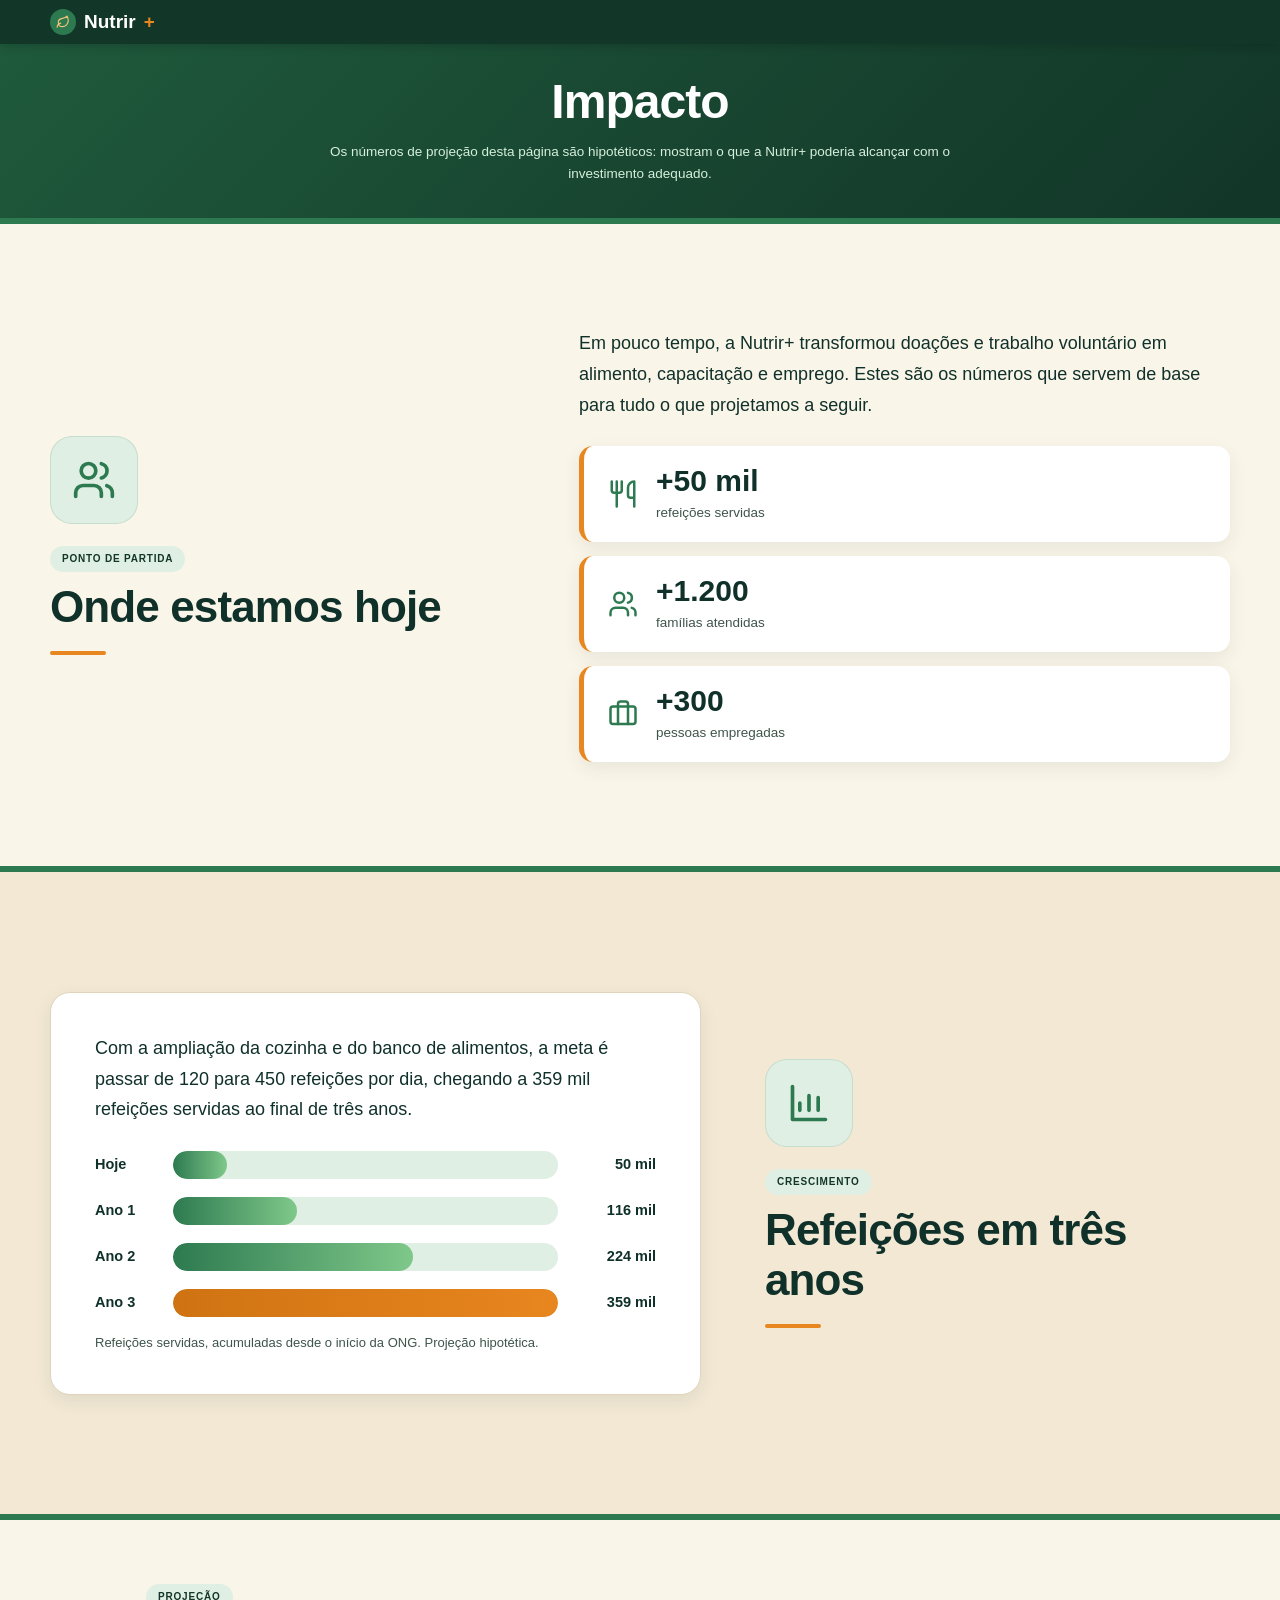
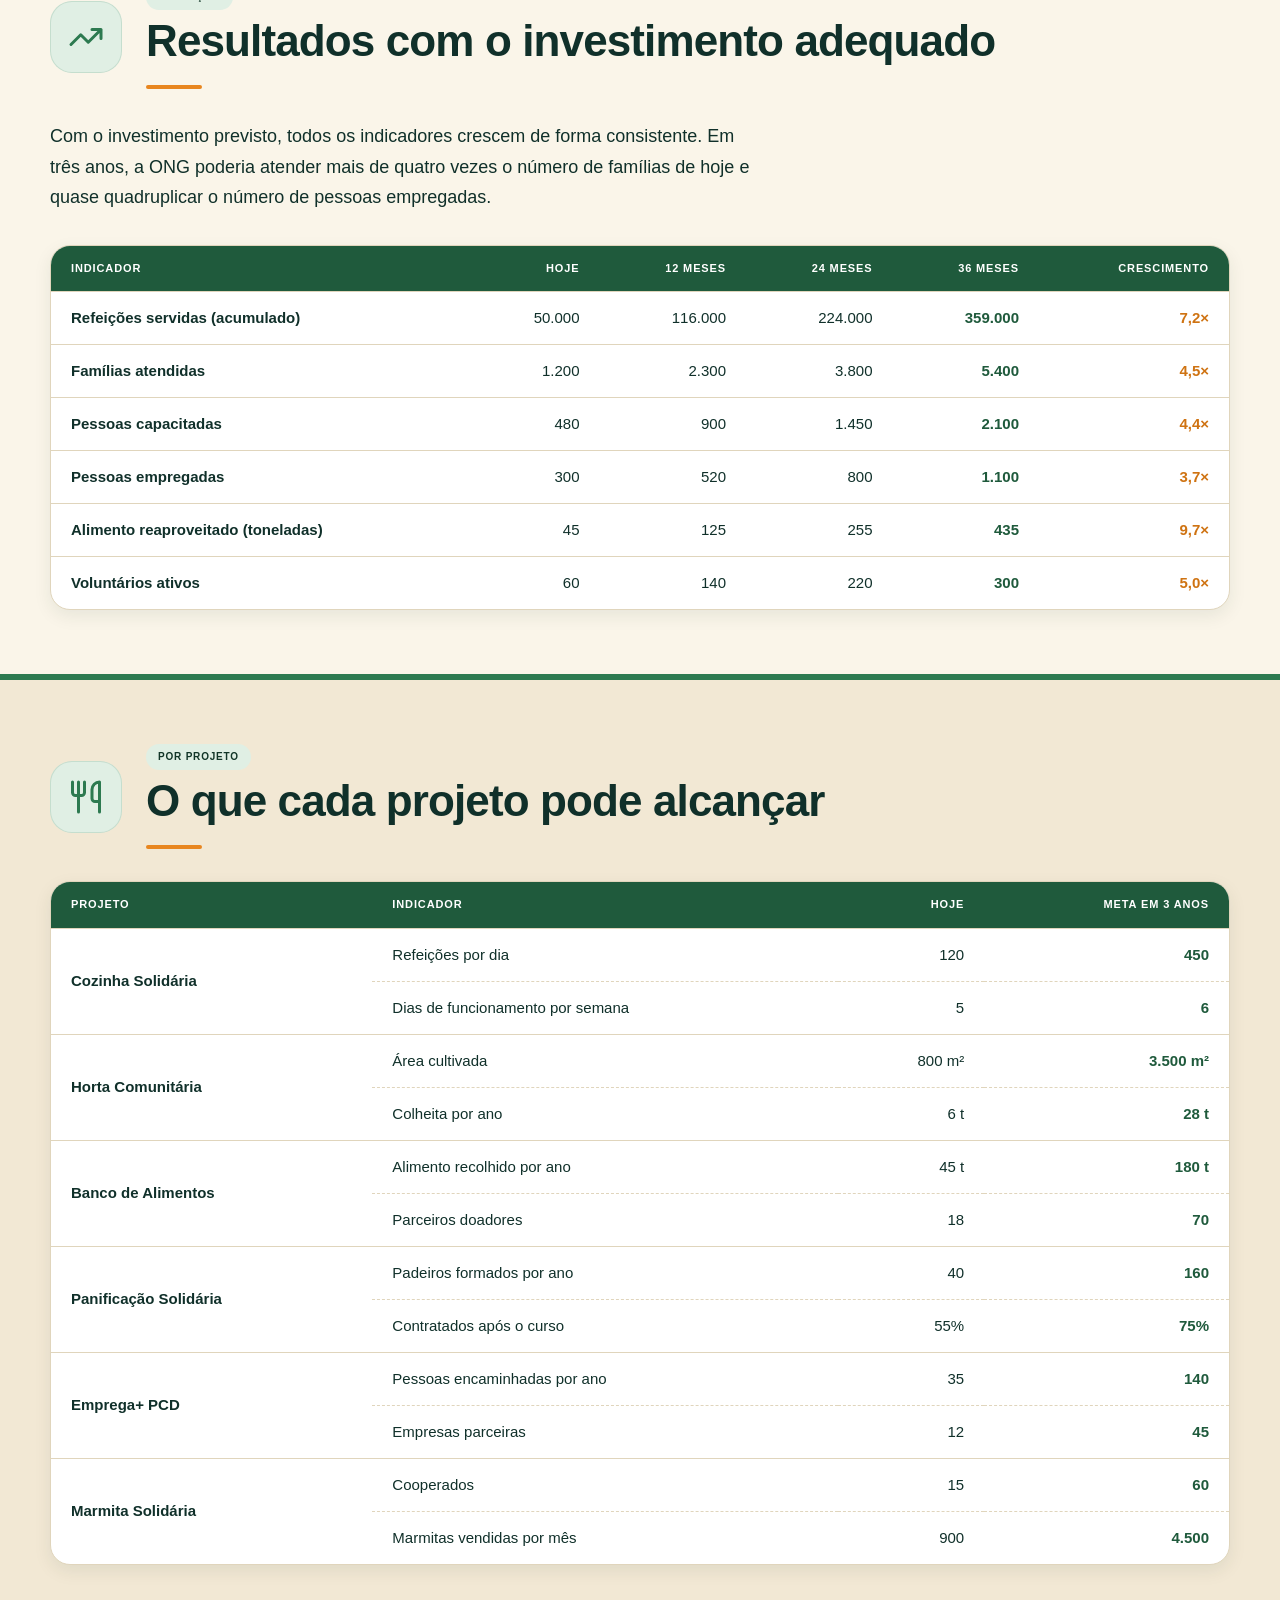
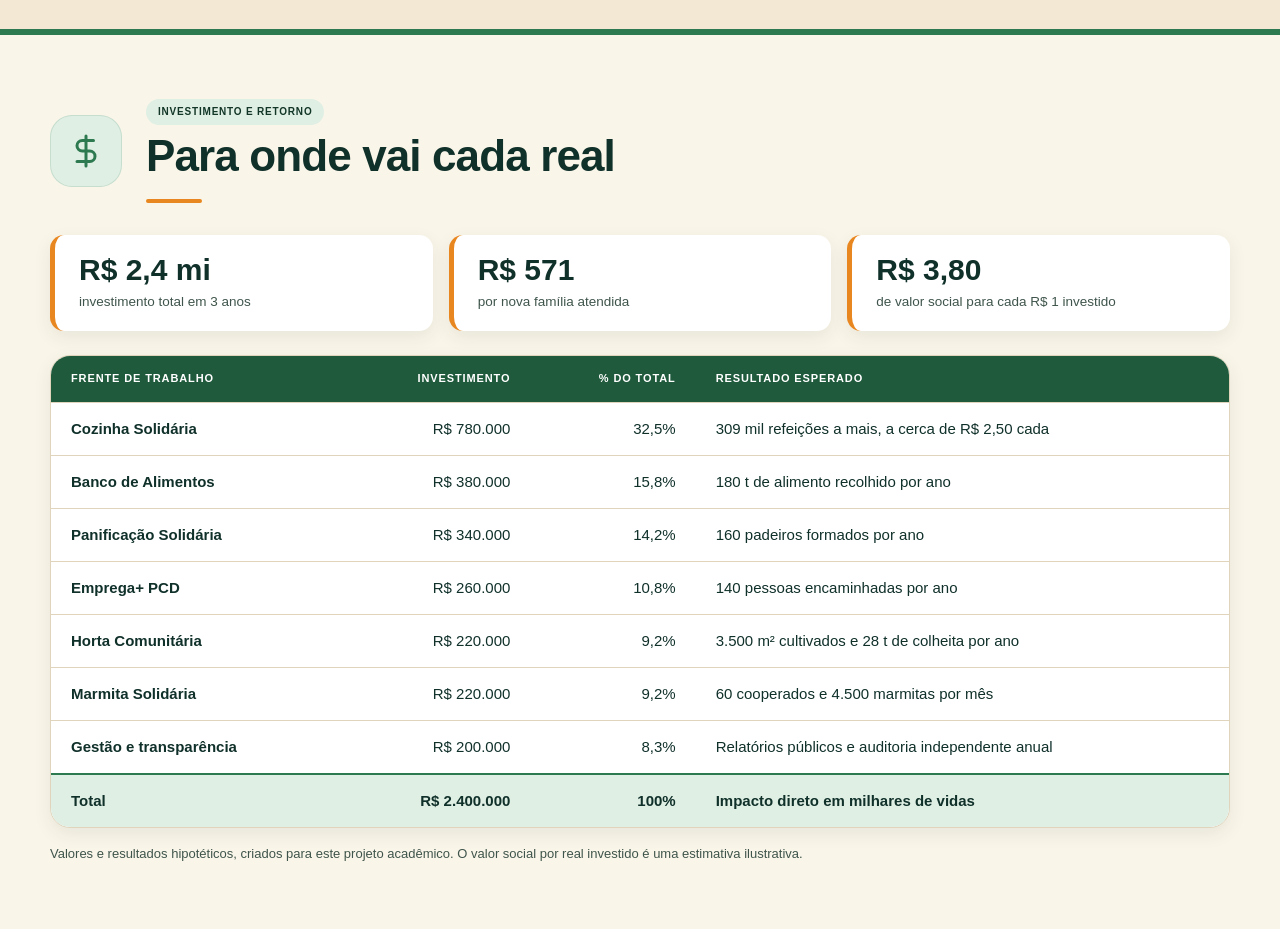
<file: OngImpacto/impacto.html>
<!DOCTYPE html>
<html lang="pt-BR">
<head>
  <meta charset="UTF-8">
  <meta name="viewport" content="width=device-width, initial-scale=1">
  <title>Impacto | Nutrir+</title>
  <meta name="description" content="Veja o impacto da Nutrir+ e o que a ONG pode alcançar nos próximos três anos com o investimento adequado (dados hipotéticos).">
  <link rel="stylesheet" href="impacto.css">
</head>
<body>

<svg width="0" height="0" style="position:absolute" aria-hidden="true">
  <symbol id="i-leaf" viewBox="0 0 24 24"><path d="M11 20A7 7 0 0 1 9.8 6.1C15.5 5 17 4.5 19 2c1 2 2 4.2 2 8 0 5.5-4.8 10-10 10Z"/><path d="M2 21c0-3 1.9-5.5 6-7"/></symbol>
  <symbol id="i-utensils" viewBox="0 0 24 24"><path d="M3 2v7a2 2 0 0 0 2 2h4a2 2 0 0 0 2-2V2M7 2v20M21 15V2a5 5 0 0 0-5 5v6a2 2 0 0 0 2 2h3Zm0 0v7"/></symbol>
  <symbol id="i-users" viewBox="0 0 24 24"><path d="M16 21v-2a4 4 0 0 0-4-4H6a4 4 0 0 0-4 4v2M9 11a4 4 0 1 0 0-8 4 4 0 0 0 0 8ZM22 21v-2a4 4 0 0 0-3-3.9M16 3.1a4 4 0 0 1 0 7.8"/></symbol>
  <symbol id="i-briefcase" viewBox="0 0 24 24"><path d="M16 20V4a2 2 0 0 0-2-2h-4a2 2 0 0 0-2 2v16"/><rect width="20" height="14" x="2" y="6" rx="2"/></symbol>
  <symbol id="i-chart" viewBox="0 0 24 24"><path d="M3 3v18h18M7 16v-4M12 16V8M17 16v-7"/></symbol>
  <symbol id="i-trend" viewBox="0 0 24 24"><path d="m22 7-8.5 8.5-5-5L2 17M16 7h6v6"/></symbol>
  <symbol id="i-dollar" viewBox="0 0 24 24"><path d="M12 2v20M17 5H9.5a3.5 3.5 0 0 0 0 7h5a3.5 3.5 0 0 1 0 7H6"/></symbol>
</svg>

<a class="pular" href="#conteudo">Pular para o conteúdo</a>

<header class="topo">
  <div class="container">
    <a class="marca" href="index.html" aria-label="Nutrir+ — página inicial">
      <span class="marca-icone"><svg class="ico"><use href="#i-leaf"/></svg></span>
      Nutrir<b>+</b>
    </a>
  </div>
</header>

<main>
  <div class="titulo-pagina">
    <h1>Impacto</h1>
    <p class="aviso">Os números de projeção desta página são hipotéticos: mostram o que a Nutrir+ poderia alcançar com o investimento adequado.</p>
  </div>

  <div id="conteudo">

    <!-- 1. Ponto de partida -->
    <section class="projeto">
      <div class="projeto-conteudo">
        <div class="projeto-cabeca">
          <span class="projeto-icone"><svg class="ico"><use href="#i-users"/></svg></span>
          <span class="pilula">Ponto de partida</span>
          <h2>Onde estamos hoje</h2>
        </div>
        <div>
          <p class="intro">Em pouco tempo, a Nutrir+ transformou doações e trabalho voluntário em alimento, capacitação e emprego. Estes são os números que servem de base para tudo o que projetamos a seguir.</p>
          <ul class="numeros">
            <li class="numero"><svg class="ico"><use href="#i-utensils"/></svg><div><strong>+50 mil</strong><span>refeições servidas</span></div></li>
            <li class="numero"><svg class="ico"><use href="#i-users"/></svg><div><strong>+1.200</strong><span>famílias atendidas</span></div></li>
            <li class="numero"><svg class="ico"><use href="#i-briefcase"/></svg><div><strong>+300</strong><span>pessoas empregadas</span></div></li>
          </ul>
        </div>
      </div>
    </section>

    <!-- 2. Gráfico -->
    <section class="projeto">
      <div class="projeto-conteudo">
        <div class="projeto-cabeca">
          <span class="projeto-icone"><svg class="ico"><use href="#i-chart"/></svg></span>
          <span class="pilula">Crescimento</span>
          <h2>Refeições em três anos</h2>
        </div>
        <div class="projeto-texto">
          <p class="intro">Com a ampliação da cozinha e do banco de alimentos, a meta é passar de 120 para 450 refeições por dia, chegando a 359 mil refeições servidas ao final de três anos.</p>
          <ul class="barras">
            <li><span class="rotulo">Hoje</span><span class="trilho"><i style="width:13.9%"></i></span><span class="valor">50 mil</span></li>
            <li><span class="rotulo">Ano 1</span><span class="trilho"><i style="width:32.3%"></i></span><span class="valor">116 mil</span></li>
            <li><span class="rotulo">Ano 2</span><span class="trilho"><i style="width:62.4%"></i></span><span class="valor">224 mil</span></li>
            <li><span class="rotulo">Ano 3</span><span class="trilho"><i style="width:100%"></i></span><span class="valor">359 mil</span></li>
          </ul>
          <p class="nota">Refeições servidas, acumuladas desde o início da ONG. Projeção hipotética.</p>
        </div>
      </div>
    </section>

    <!-- 3. Projeção geral -->
    <section class="projeto projeto--largo">
      <div class="projeto-conteudo">
        <div class="projeto-cabeca">
          <span class="projeto-icone"><svg class="ico"><use href="#i-trend"/></svg></span>
          <span class="pilula">Projeção</span>
          <h2>Resultados com o investimento adequado</h2>
        </div>
        <p class="intro">Com o investimento previsto, todos os indicadores crescem de forma consistente. Em três anos, a ONG poderia atender mais de quatro vezes o número de famílias de hoje e quase quadruplicar o número de pessoas empregadas.</p>
        <div class="tabela">
          <table>
            <caption>Projeção dos principais indicadores da Nutrir+ em 12, 24 e 36 meses</caption>
            <thead>
              <tr><th scope="col">Indicador</th><th scope="col" class="num">Hoje</th><th scope="col" class="num">12 meses</th><th scope="col" class="num">24 meses</th><th scope="col" class="num">36 meses</th><th scope="col" class="num">Crescimento</th></tr>
            </thead>
            <tbody>
              <tr><th scope="row">Refeições servidas (acumulado)</th><td class="num">50.000</td><td class="num">116.000</td><td class="num">224.000</td><td class="num meta">359.000</td><td class="num cresc">7,2×</td></tr>
              <tr><th scope="row">Famílias atendidas</th><td class="num">1.200</td><td class="num">2.300</td><td class="num">3.800</td><td class="num meta">5.400</td><td class="num cresc">4,5×</td></tr>
              <tr><th scope="row">Pessoas capacitadas</th><td class="num">480</td><td class="num">900</td><td class="num">1.450</td><td class="num meta">2.100</td><td class="num cresc">4,4×</td></tr>
              <tr><th scope="row">Pessoas empregadas</th><td class="num">300</td><td class="num">520</td><td class="num">800</td><td class="num meta">1.100</td><td class="num cresc">3,7×</td></tr>
              <tr><th scope="row">Alimento reaproveitado (toneladas)</th><td class="num">45</td><td class="num">125</td><td class="num">255</td><td class="num meta">435</td><td class="num cresc">9,7×</td></tr>
              <tr><th scope="row">Voluntários ativos</th><td class="num">60</td><td class="num">140</td><td class="num">220</td><td class="num meta">300</td><td class="num cresc">5,0×</td></tr>
            </tbody>
          </table>
        </div>
      </div>
    </section>

    <!-- 4. Por projeto -->
    <section class="projeto projeto--largo">
      <div class="projeto-conteudo">
        <div class="projeto-cabeca">
          <span class="projeto-icone"><svg class="ico"><use href="#i-utensils"/></svg></span>
          <span class="pilula">Por projeto</span>
          <h2>O que cada projeto pode alcançar</h2>
        </div>
        <div class="tabela">
          <table>
            <caption>Indicadores de cada projeto hoje e a meta para daqui a três anos</caption>
            <thead>
              <tr><th scope="col">Projeto</th><th scope="col">Indicador</th><th scope="col" class="num">Hoje</th><th scope="col" class="num">Meta em 3 anos</th></tr>
            </thead>
            <tbody>
              <tr><th scope="row" rowspan="2">Cozinha Solidária</th><td>Refeições por dia</td><td class="num">120</td><td class="num meta">450</td></tr>
              <tr class="cont"><td>Dias de funcionamento por semana</td><td class="num">5</td><td class="num meta">6</td></tr>
              <tr><th scope="row" rowspan="2">Horta Comunitária</th><td>Área cultivada</td><td class="num">800 m²</td><td class="num meta">3.500 m²</td></tr>
              <tr class="cont"><td>Colheita por ano</td><td class="num">6 t</td><td class="num meta">28 t</td></tr>
              <tr><th scope="row" rowspan="2">Banco de Alimentos</th><td>Alimento recolhido por ano</td><td class="num">45 t</td><td class="num meta">180 t</td></tr>
              <tr class="cont"><td>Parceiros doadores</td><td class="num">18</td><td class="num meta">70</td></tr>
              <tr><th scope="row" rowspan="2">Panificação Solidária</th><td>Padeiros formados por ano</td><td class="num">40</td><td class="num meta">160</td></tr>
              <tr class="cont"><td>Contratados após o curso</td><td class="num">55%</td><td class="num meta">75%</td></tr>
              <tr><th scope="row" rowspan="2">Emprega+ PCD</th><td>Pessoas encaminhadas por ano</td><td class="num">35</td><td class="num meta">140</td></tr>
              <tr class="cont"><td>Empresas parceiras</td><td class="num">12</td><td class="num meta">45</td></tr>
              <tr><th scope="row" rowspan="2">Marmita Solidária</th><td>Cooperados</td><td class="num">15</td><td class="num meta">60</td></tr>
              <tr class="cont"><td>Marmitas vendidas por mês</td><td class="num">900</td><td class="num meta">4.500</td></tr>
            </tbody>
          </table>
        </div>
      </div>
    </section>

    <!-- 5. Investimento -->
    <section class="projeto projeto--largo">
      <div class="projeto-conteudo">
        <div class="projeto-cabeca">
          <span class="projeto-icone"><svg class="ico"><use href="#i-dollar"/></svg></span>
          <span class="pilula">Investimento e retorno</span>
          <h2>Para onde vai cada real</h2>
        </div>
        <div>
          <ul class="destaques">
            <li class="numero"><div><strong>R$ 2,4 mi</strong><span>investimento total em 3 anos</span></div></li>
            <li class="numero"><div><strong>R$ 571</strong><span>por nova família atendida</span></div></li>
            <li class="numero"><div><strong>R$ 3,80</strong><span>de valor social para cada R$ 1 investido</span></div></li>
          </ul>
          <div class="tabela">
            <table>
              <caption>Distribuição do investimento de três anos por frente de trabalho e resultado esperado</caption>
              <thead>
                <tr><th scope="col">Frente de trabalho</th><th scope="col" class="num">Investimento</th><th scope="col" class="num">% do total</th><th scope="col">Resultado esperado</th></tr>
              </thead>
              <tbody>
                <tr><th scope="row">Cozinha Solidária</th><td class="num">R$ 780.000</td><td class="num">32,5%</td><td>309 mil refeições a mais, a cerca de R$ 2,50 cada</td></tr>
                <tr><th scope="row">Banco de Alimentos</th><td class="num">R$ 380.000</td><td class="num">15,8%</td><td>180 t de alimento recolhido por ano</td></tr>
                <tr><th scope="row">Panificação Solidária</th><td class="num">R$ 340.000</td><td class="num">14,2%</td><td>160 padeiros formados por ano</td></tr>
                <tr><th scope="row">Emprega+ PCD</th><td class="num">R$ 260.000</td><td class="num">10,8%</td><td>140 pessoas encaminhadas por ano</td></tr>
                <tr><th scope="row">Horta Comunitária</th><td class="num">R$ 220.000</td><td class="num">9,2%</td><td>3.500 m² cultivados e 28 t de colheita por ano</td></tr>
                <tr><th scope="row">Marmita Solidária</th><td class="num">R$ 220.000</td><td class="num">9,2%</td><td>60 cooperados e 4.500 marmitas por mês</td></tr>
                <tr><th scope="row">Gestão e transparência</th><td class="num">R$ 200.000</td><td class="num">8,3%</td><td>Relatórios públicos e auditoria independente anual</td></tr>
              </tbody>
              <tfoot>
                <tr><th scope="row">Total</th><td class="num">R$ 2.400.000</td><td class="num">100%</td><td>Impacto direto em milhares de vidas</td></tr>
              </tfoot>
            </table>
          </div>
          <p class="nota">Valores e resultados hipotéticos, criados para este projeto acadêmico. O valor social por real investido é uma estimativa ilustrativa.</p>
        </div>
      </div>
    </section>

  </div>
</main>

</body>
</html>
</file>
<file: OngImpacto/impacto.css>
/* Nutrir+ — Página de Projetos (versão simples) */
:root {
  --verde-900: #123628;
  --verde-800: #17432f;
  --verde-700: #1f5a3c;
  --verde-600: #2d7a50;
  --verde-300: #7fc88a;
  --menta: #e0efe4;
  --areia: #f2e8d4;
  --laranja: #e8861f;
  --laranja-escuro: #cf7312;
  --creme: #faf5e9;
  --tinta: #10302a;
  --texto: #3f554b;
  --borda: #e0d5bc;
  --fonte: "Segoe UI", "Helvetica Neue", Arial, system-ui, sans-serif;
}

*, *::before, *::after { box-sizing: border-box; }
body { margin: 0; font-family: var(--fonte); color: var(--tinta); background: var(--creme); line-height: 1.6; }
svg { display: block; max-width: 100%; }
a { color: inherit; }
h1, h2, p { margin: 0; }
:focus-visible { outline: 3px solid var(--laranja); outline-offset: 3px; border-radius: 6px; }
.ico { width: 1em; height: 1em; fill: none; stroke: currentColor; stroke-width: 2; stroke-linecap: round; stroke-linejoin: round; flex: none; }

.pular { position: absolute; left: 16px; top: -60px; z-index: 100; background: var(--laranja); color: var(--verde-900); font-weight: 700; padding: 10px 16px; border-radius: 999px; text-decoration: none; }
.pular:focus { top: 12px; }

/* Cabeçalho */
.topo { position: sticky; top: 0; z-index: 50; background: var(--verde-900); box-shadow: 0 2px 10px rgba(0, 0, 0, .18); }
.topo .container { display: flex; align-items: center; justify-content: space-between; gap: 24px; height: 44px; width: min(1180px, 100% - 48px); margin-inline: auto; }
.marca { display: flex; align-items: center; gap: 8px; text-decoration: none; color: #fff; font-weight: 800; font-size: 19px; }
.marca-icone { display: grid; place-items: center; width: 26px; height: 26px; border-radius: 50%; background: var(--verde-600); color: #f5c27a; font-size: 14px; }
.marca b { color: var(--laranja); }

/* Faixa de título */
.titulo-pagina { background: linear-gradient(135deg, var(--verde-700), var(--verde-800) 60%, var(--verde-900)); color: #fff; text-align: center; padding: 30px 24px 34px; }
.titulo-pagina .aviso { max-width: 640px; margin: 12px auto 0; font-size: 13.5px; color: #d6efdc; }
.titulo-pagina h1 { font-size: clamp(34px, 5vw, 48px); line-height: 1.15; font-weight: 800; letter-spacing: -.02em; }

/* Seções de conteúdo: largura inteira, alternando creme e areia */
.projeto {
  display: flex; align-items: center; min-height: 72vh; padding: 72px 0;
  background: var(--creme); border-top: 6px solid var(--verde-600);
}
.projeto:nth-child(even) { background: var(--areia); }
.projeto-conteudo { width: min(1180px, 100% - 48px); margin-inline: auto; display: grid; grid-template-columns: 5fr 7fr; gap: 64px; align-items: center; }
.projeto:nth-child(even) .projeto-conteudo { grid-template-columns: 7fr 5fr; }
.projeto:nth-child(even) .projeto-cabeca { order: 2; }

.projeto-icone { display: grid; place-items: center; width: 88px; height: 88px; border-radius: 22px; background: var(--menta); color: var(--verde-600); font-size: 44px; box-shadow: inset 0 0 0 1px rgba(45, 122, 80, .15); }
.pilula { display: inline-block; margin-top: 22px; padding: 5px 12px; border-radius: 999px; background: var(--menta); color: var(--verde-900); font-size: 10px; font-weight: 800; letter-spacing: .08em; text-transform: uppercase; }
.projeto h2 { margin-top: 10px; font-size: clamp(30px, 4vw, 44px); font-weight: 800; line-height: 1.15; letter-spacing: -.02em; }
.projeto h2::after { content: ""; display: block; width: 56px; height: 4px; margin-top: 18px; border-radius: 2px; background: var(--laranja); }

.projeto-texto { background: #fff; border: 1px solid var(--borda); border-radius: 20px; padding: 40px 44px; box-shadow: 0 6px 18px rgba(16, 48, 42, .08); }
.intro { font-size: 18px; line-height: 1.7; color: var(--tinta); max-width: 70ch; }
.projeto-texto .intro { margin-bottom: 26px; }
.intro + .numeros { margin-top: 26px; }
.nota { margin-top: 16px; font-size: 13px; color: var(--texto); }

/* Cartões de números */
.numeros { list-style: none; margin: 0; padding: 0; display: grid; gap: 14px; }
.numero { display: flex; align-items: center; gap: 18px; background: #fff; border-left: 5px solid var(--laranja); border-radius: 14px; padding: 18px 24px; box-shadow: 0 6px 18px rgba(16, 48, 42, .08); }
.numero .ico { font-size: 30px; color: var(--verde-600); }
.numero strong { display: block; font-size: 30px; line-height: 1.15; }
.numero span { font-size: 13.5px; color: var(--texto); }
.destaques { display: grid; grid-template-columns: repeat(3, 1fr); gap: 16px; margin: 0 0 24px; padding: 0; list-style: none; }

/* Gráfico de barras */
.barras { list-style: none; margin: 0; padding: 0; display: grid; gap: 18px; }
.barras li { display: grid; grid-template-columns: 64px 1fr 84px; align-items: center; gap: 14px; font-size: 14.5px; }
.rotulo { font-weight: 700; }
.trilho { height: 28px; background: var(--menta); border-radius: 999px; overflow: hidden; }
.trilho i { display: block; height: 100%; border-radius: 999px; background: linear-gradient(90deg, var(--verde-600), var(--verde-300)); }
.barras li:last-child .trilho i { background: linear-gradient(90deg, var(--laranja-escuro), var(--laranja)); }
.valor { text-align: right; font-weight: 800; font-variant-numeric: tabular-nums; }

/* Tabelas */
.tabela { background: #fff; border: 1px solid var(--borda); border-radius: 20px; box-shadow: 0 6px 18px rgba(16, 48, 42, .08); overflow-x: auto; }
table { width: 100%; min-width: 640px; border-collapse: collapse; font-size: 15px; }
caption { position: absolute; width: 1px; height: 1px; overflow: hidden; clip: rect(0 0 0 0); }
th, td { padding: 14px 20px; text-align: left; }
thead th { background: var(--verde-700); color: #fff; font-size: 11px; letter-spacing: .08em; text-transform: uppercase; }
tbody > tr > * { border-top: 1px solid var(--borda); }
tbody tr.cont > td { border-top: 1px dashed var(--borda); }
tbody th { font-weight: 700; }
.num { text-align: right; font-variant-numeric: tabular-nums; }
td.meta { font-weight: 800; color: var(--verde-700); }
td.cresc { font-weight: 800; color: var(--laranja-escuro); }
tfoot td, tfoot th { background: var(--menta); font-weight: 800; border-top: 2px solid var(--verde-600); }

/* Seções largas (tabelas): título em cima, conteúdo embaixo */
.projeto--largo { min-height: 0; padding: 64px 0; }
.projeto--largo.projeto .projeto-conteudo { grid-template-columns: 1fr; gap: 32px; align-items: stretch; }
.projeto--largo.projeto .projeto-cabeca { order: 0; display: grid; grid-template-columns: auto 1fr; column-gap: 24px; align-items: center; }
.projeto--largo .projeto-icone { grid-row: 1 / span 2; width: 72px; height: 72px; font-size: 36px; }
.projeto--largo .pilula { margin-top: 0; justify-self: start; }
.projeto--largo h2 { margin-top: 6px; }

@media (max-width: 860px) {
  .projeto { min-height: 0; padding: 52px 0; }
  .projeto-conteudo, .projeto:nth-child(even) .projeto-conteudo { grid-template-columns: 1fr; gap: 28px; }
  .projeto:nth-child(even) .projeto-cabeca { order: 0; }
  .projeto-icone { width: 72px; height: 72px; font-size: 36px; }
  .projeto-texto { padding: 28px 22px; }
  .destaques { grid-template-columns: 1fr; }
}
@media (max-width: 520px) {
  .barras li { grid-template-columns: 52px 1fr 70px; gap: 10px; }
  .projeto--largo.projeto .projeto-cabeca { grid-template-columns: 1fr; }
  .projeto--largo .projeto-icone { grid-row: auto; margin-bottom: 16px; }
}
@media (prefers-reduced-motion: reduce) { * { transition: none !important; } }
</file>
